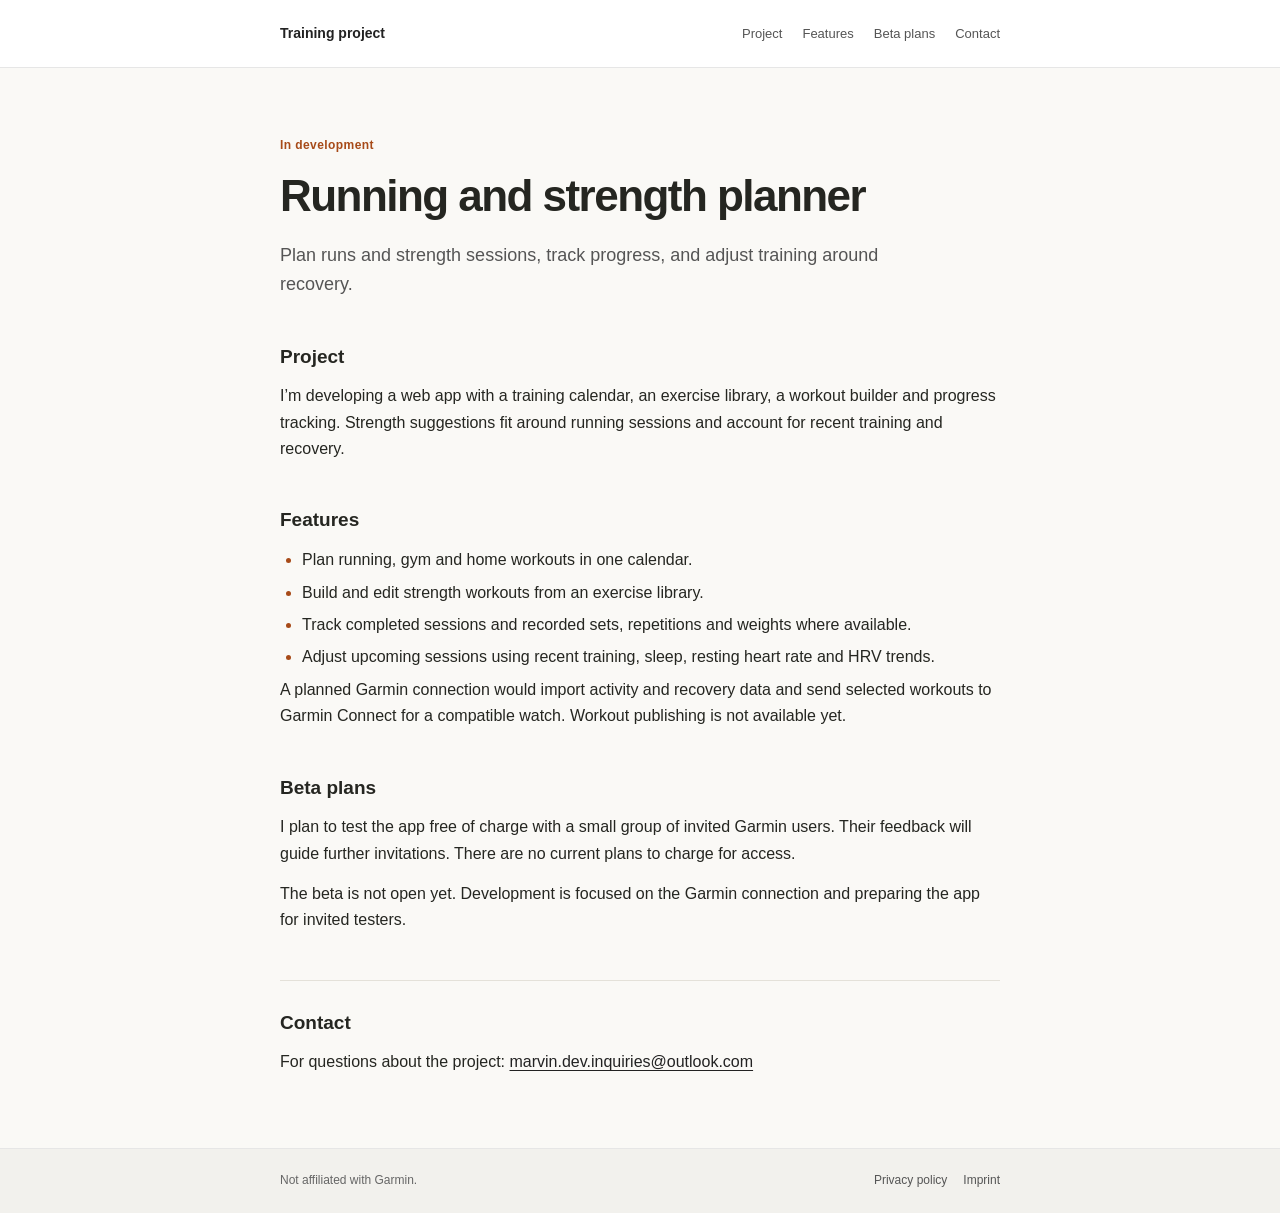
<file: index.html>
<!doctype html>
<html lang="en">
<head>
  <meta charset="utf-8">
  <meta name="viewport" content="width=device-width, initial-scale=1">
  <meta name="description" content="A running and strength planner with workouts, recovery insights and progress tracking.">
  <title>Training and Recovery — Project</title>
  <link rel="stylesheet" href="style.css">
</head>
<body>
  <header class="site-header">
    <div class="wrap header-content">
      <a class="site-label" href="./">Training project</a>
      <nav aria-label="Main navigation"><a href="#project">Project</a><a href="#features">Features</a><a href="#beta">Beta plans</a><a href="#contact">Contact</a></nav>
    </div>
  </header>

  <main class="wrap">
    <p class="eyebrow">In development</p>
    <h1>Running and strength planner</h1>
    <p class="intro">Plan runs and strength sessions, track progress, and adjust training around recovery.</p>

    <section id="project">
      <h2>Project</h2>
      <p>I’m developing a web app with a training calendar, an exercise library, a workout builder and progress tracking. Strength suggestions fit around running sessions and account for recent training and recovery.</p>
    </section>
    <section id="features">
      <h2>Features</h2>
      <ul>
        <li>Plan running, gym and home workouts in one calendar.</li>
        <li>Build and edit strength workouts from an exercise library.</li>
        <li>Track completed sessions and recorded sets, repetitions and weights where available.</li>
        <li>Adjust upcoming sessions using recent training, sleep, resting heart rate and HRV trends.</li>
      </ul>
      <p>A planned Garmin connection would import activity and recovery data and send selected workouts to Garmin Connect for a compatible watch. Workout publishing is not available yet.</p>
    </section>

    <section id="beta">
      <h2>Beta plans</h2>
      <p>I plan to test the app free of charge with a small group of invited Garmin users. Their feedback will guide further invitations. There are no current plans to charge for access.</p>
      <p>The beta is not open yet. Development is focused on the Garmin connection and preparing the app for invited testers.</p>
    </section>

    <section id="contact">
      <h2>Contact</h2>
      <p>For questions about the project: <a href="mailto:marvin.dev.inquiries@outlook.com">marvin.dev.inquiries@outlook.com</a></p>
    </section>
  </main>

  <footer class="site-footer">
    <div class="wrap footer-content">
      <span>Not affiliated with Garmin.</span>
      <div><a href="privacy.html">Privacy policy</a><a href="imprint.html">Imprint</a></div>
    </div>
  </footer>
</body>
</html>
</file>
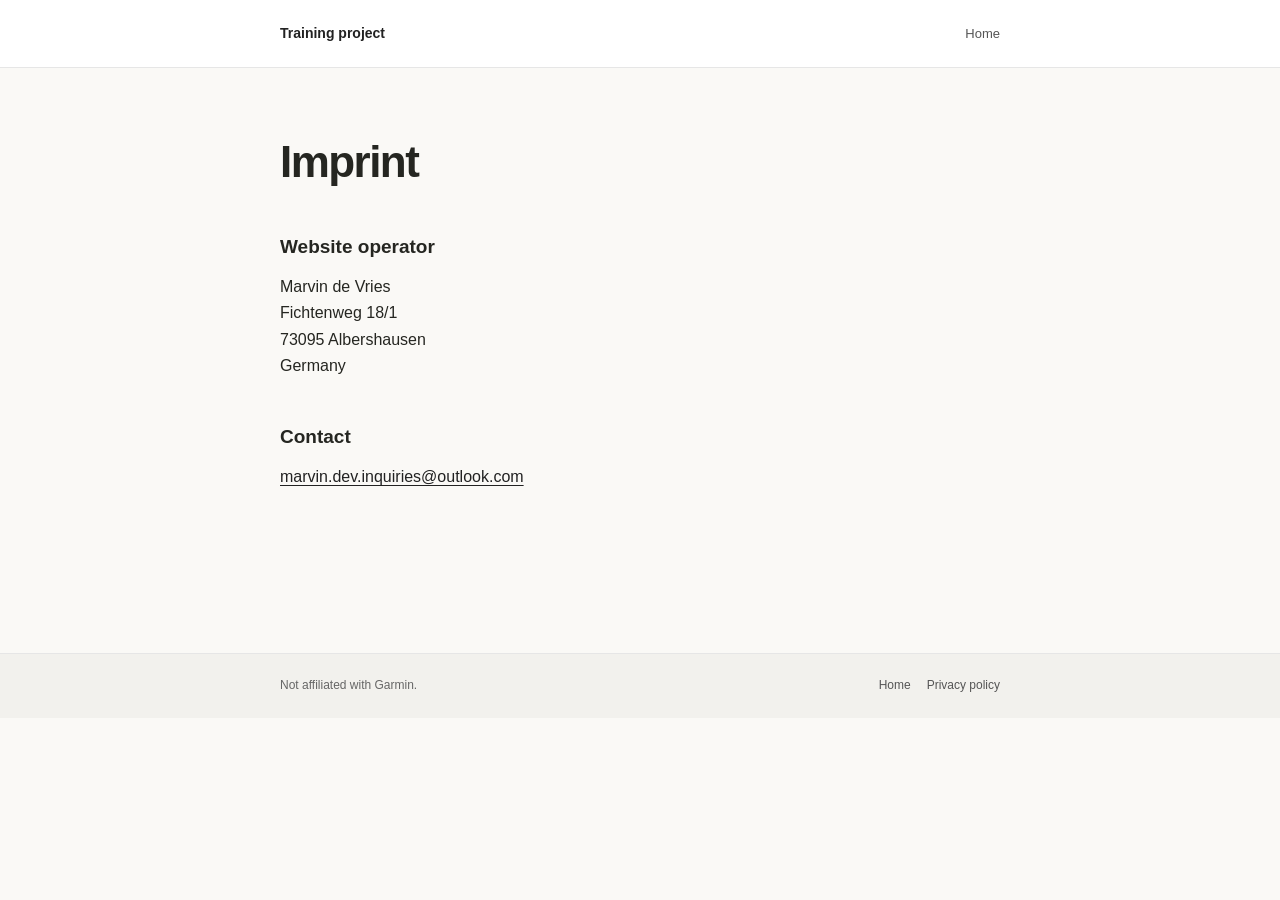
<file: imprint.html>
<!doctype html>
<html lang="en">
<head>
  <meta charset="utf-8">
  <meta name="viewport" content="width=device-width, initial-scale=1">
  <meta name="description" content="Operator and contact information for the training project website.">
  <title>Imprint — Training project</title>
  <link rel="stylesheet" href="style.css">
</head>
<body>
  <header class="site-header">
    <div class="wrap header-content">
      <a class="site-label" href="./">Training project</a>
      <nav aria-label="Main navigation"><a href="./">Home</a></nav>
    </div>
  </header>
  <main class="wrap">
    <h1>Imprint</h1>
    
    <section>
      <h2>Website operator</h2>
      <p>Marvin de Vries<br>
      Fichtenweg 18/1<br>73095 Albershausen<br>
      Germany</p>
    </section>
    <section>
      <h2>Contact</h2>
      <p><a href="mailto:marvin.dev.inquiries@outlook.com">marvin.dev.inquiries@outlook.com</a></p>
    </section>

  </main>
  <footer class="site-footer">
    <div class="wrap footer-content"><span>Not affiliated with Garmin.</span><div><a href="./">Home</a><a href="privacy.html">Privacy policy</a></div></div>
  </footer>
</body>
</html>
</file>
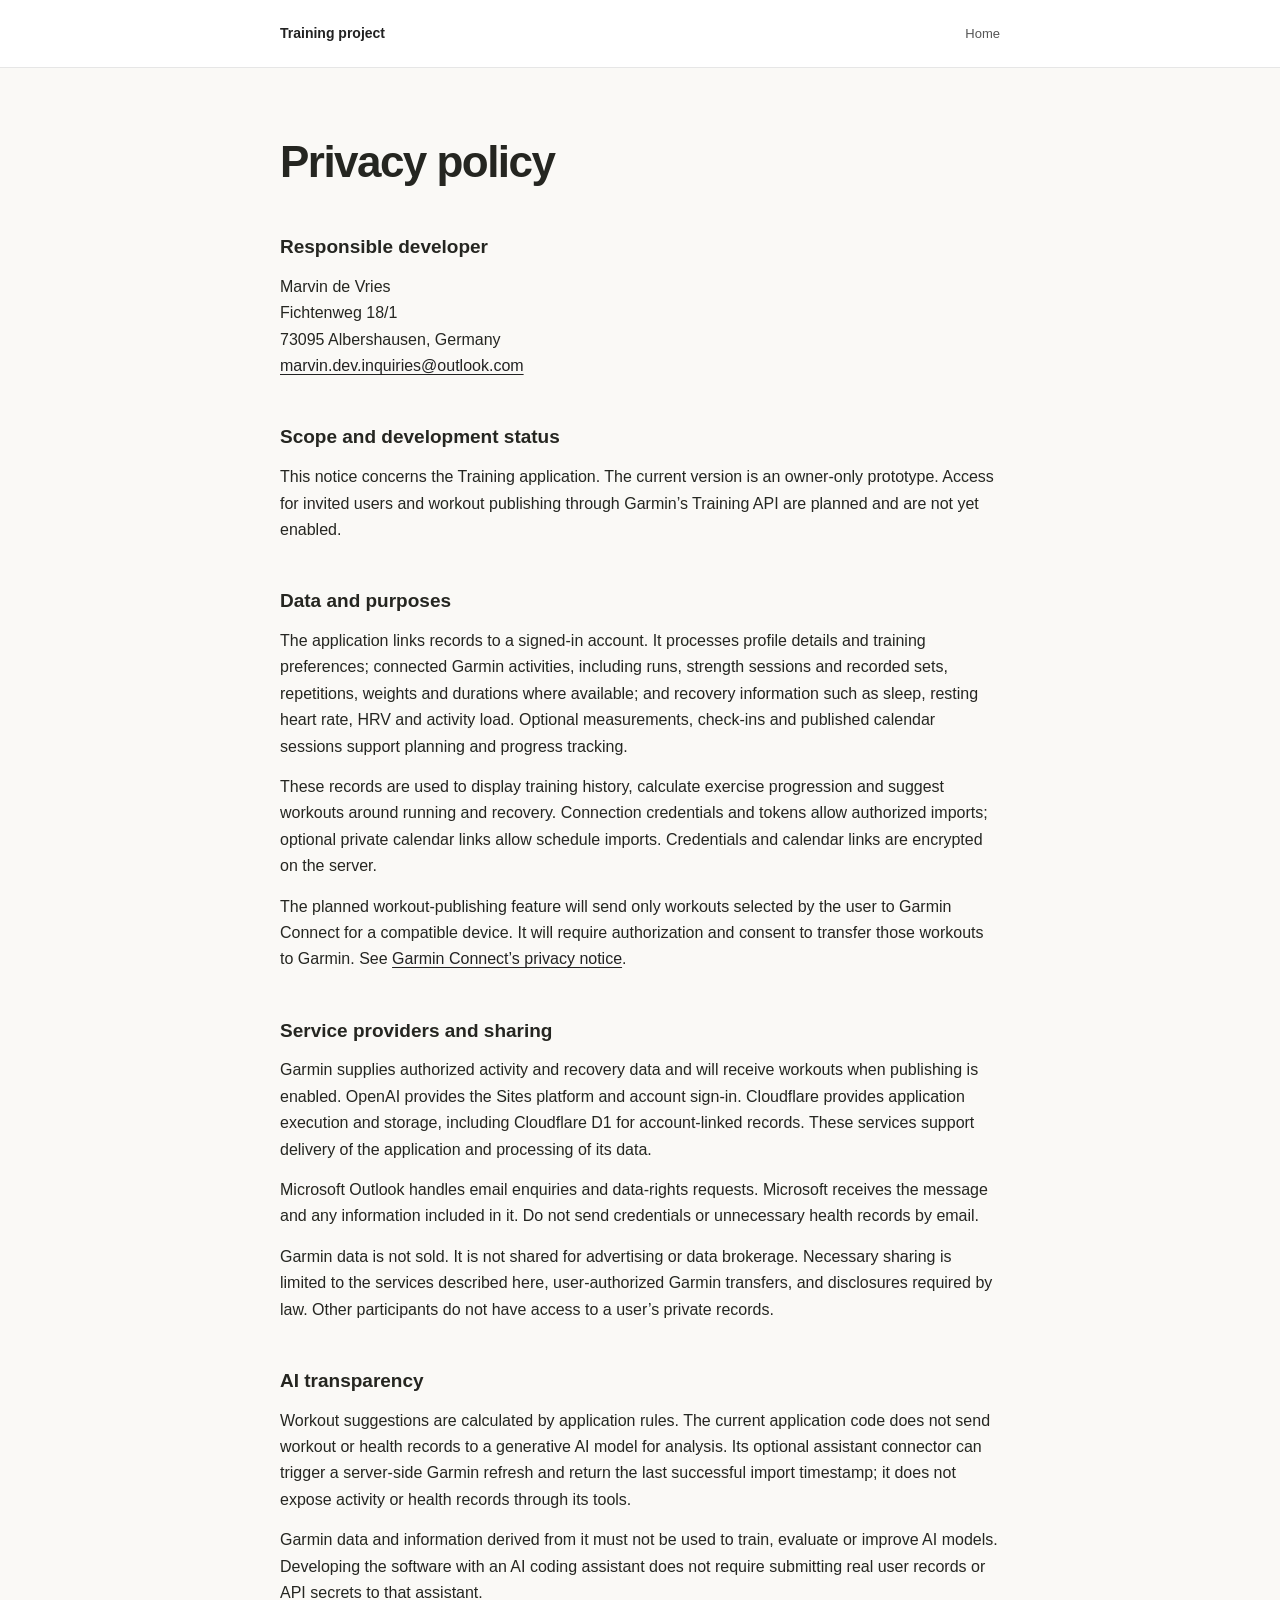
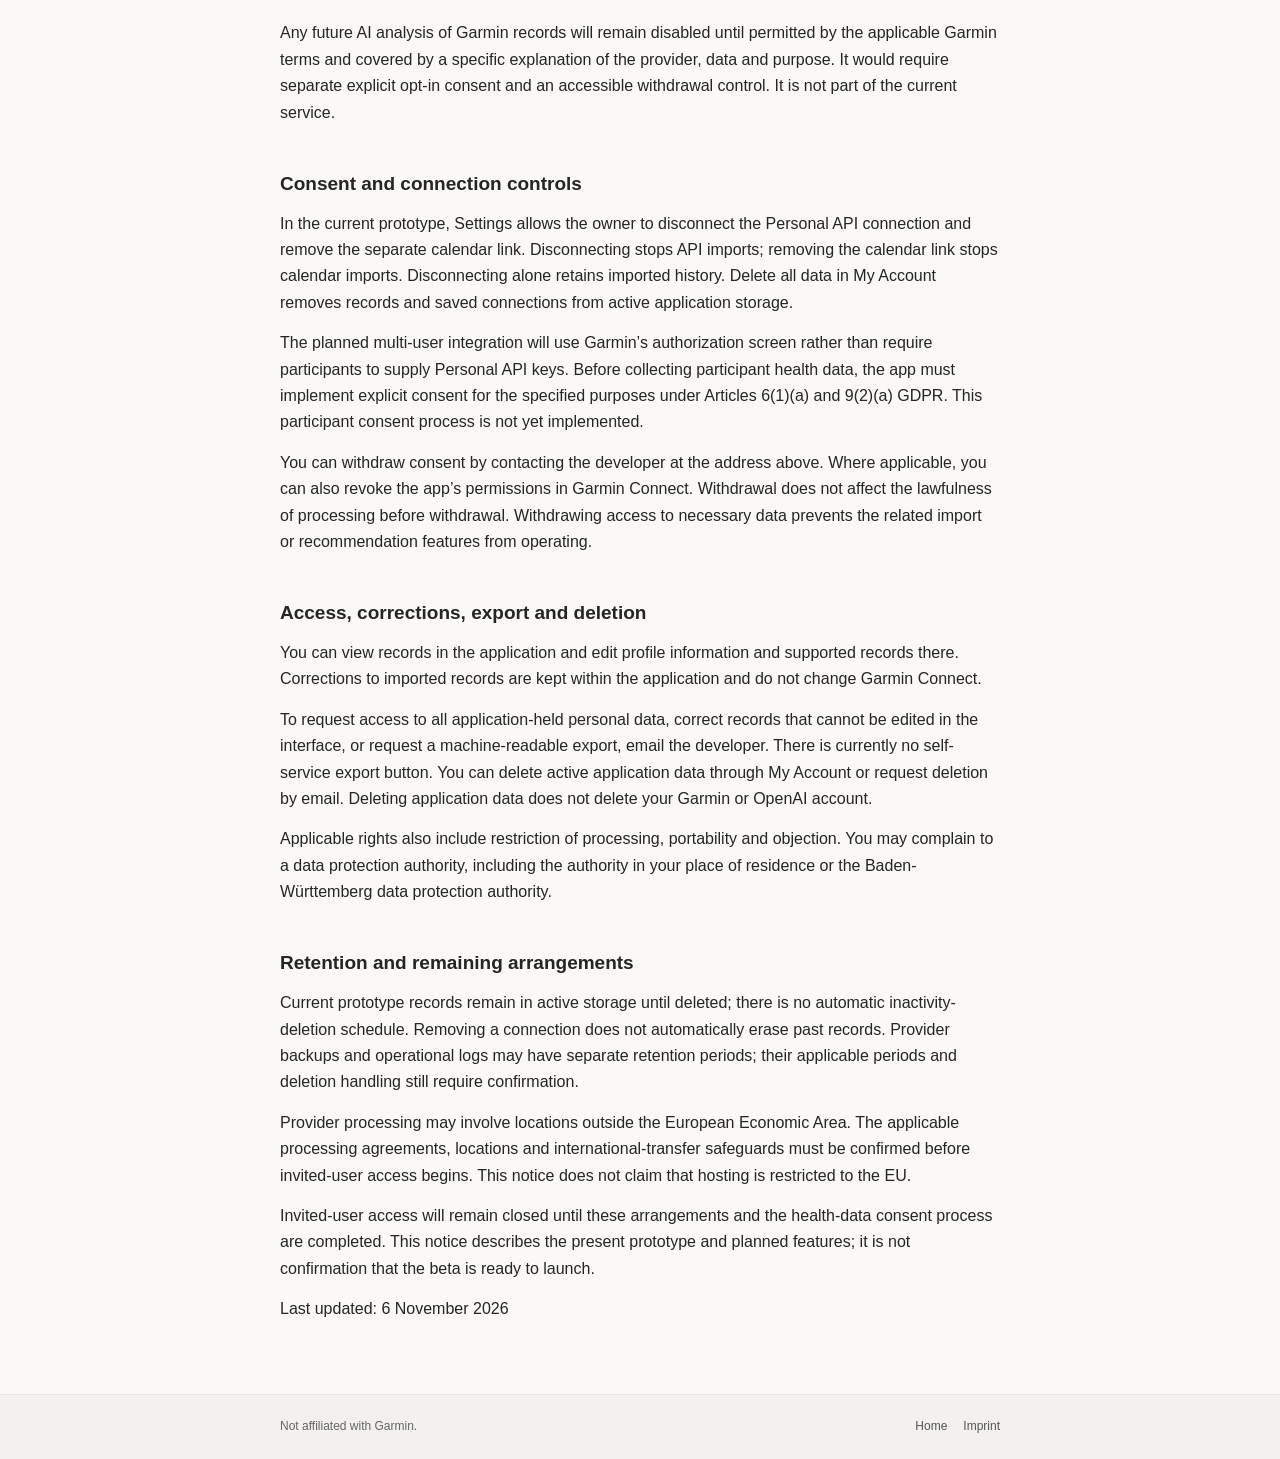
<file: privacy.html>
<!doctype html>
<html lang="en">
<head>
  <meta charset="utf-8">
  <meta name="viewport" content="width=device-width, initial-scale=1">
  <meta name="description" content="Privacy information for the running and strength training application.">
  <title>Privacy policy — Training project</title>
  <link rel="stylesheet" href="style.css">
</head>
<body>
  <header class="site-header">
    <div class="wrap header-content">
      <a class="site-label" href="./">Training project</a>
      <nav aria-label="Main navigation"><a href="./">Home</a></nav>
    </div>
  </header>
  <main class="wrap">
    <h1>Privacy policy</h1>

    <section>
      <h2>Responsible developer</h2>
      <p>Marvin de Vries<br>Fichtenweg 18/1<br>73095 Albershausen, Germany<br><a href="mailto:marvin.dev.inquiries@outlook.com">marvin.dev.inquiries@outlook.com</a></p>
    </section>

    <section>
      <h2>Scope and development status</h2>
      <p>This notice concerns the Training application. The current version is an owner-only prototype. Access for invited users and workout publishing through Garmin’s Training API are planned and are not yet enabled.</p>
    </section>

    <section>
      <h2>Data and purposes</h2>
      <p>The application links records to a signed-in account. It processes profile details and training preferences; connected Garmin activities, including runs, strength sessions and recorded sets, repetitions, weights and durations where available; and recovery information such as sleep, resting heart rate, HRV and activity load. Optional measurements, check-ins and published calendar sessions support planning and progress tracking.</p>
      <p>These records are used to display training history, calculate exercise progression and suggest workouts around running and recovery. Connection credentials and tokens allow authorized imports; optional private calendar links allow schedule imports. Credentials and calendar links are encrypted on the server.</p>
      <p>The planned workout-publishing feature will send only workouts selected by the user to Garmin Connect for a compatible device. It will require authorization and consent to transfer those workouts to Garmin. See <a href="https://www.garmin.com/privacy/connect">Garmin Connect’s privacy notice</a>.</p>
    </section>

    <section>
      <h2>Service providers and sharing</h2>
      <p>Garmin supplies authorized activity and recovery data and will receive workouts when publishing is enabled. OpenAI provides the Sites platform and account sign-in. Cloudflare provides application execution and storage, including Cloudflare D1 for account-linked records. These services support delivery of the application and processing of its data.</p>
      <p>Microsoft Outlook handles email enquiries and data-rights requests. Microsoft receives the message and any information included in it. Do not send credentials or unnecessary health records by email.</p>
      <p>Garmin data is not sold. It is not shared for advertising or data brokerage. Necessary sharing is limited to the services described here, user-authorized Garmin transfers, and disclosures required by law. Other participants do not have access to a user’s private records.</p>
    </section>

    <section>
      <h2>AI transparency</h2>
      <p>Workout suggestions are calculated by application rules. The current application code does not send workout or health records to a generative AI model for analysis. Its optional assistant connector can trigger a server-side Garmin refresh and return the last successful import timestamp; it does not expose activity or health records through its tools.</p>
      <p>Garmin data and information derived from it must not be used to train, evaluate or improve AI models. Developing the software with an AI coding assistant does not require submitting real user records or API secrets to that assistant.</p>
      <p>Any future AI analysis of Garmin records will remain disabled until permitted by the applicable Garmin terms and covered by a specific explanation of the provider, data and purpose. It would require separate explicit opt-in consent and an accessible withdrawal control. It is not part of the current service.</p>
    </section>

    <section>
      <h2>Consent and connection controls</h2>
      <p>In the current prototype, Settings allows the owner to disconnect the Personal API connection and remove the separate calendar link. Disconnecting stops API imports; removing the calendar link stops calendar imports. Disconnecting alone retains imported history. Delete all data in My Account removes records and saved connections from active application storage.</p>
      <p>The planned multi-user integration will use Garmin’s authorization screen rather than require participants to supply Personal API keys. Before collecting participant health data, the app must implement explicit consent for the specified purposes under Articles 6(1)(a) and 9(2)(a) GDPR. This participant consent process is not yet implemented.</p>
      <p>You can withdraw consent by contacting the developer at the address above. Where applicable, you can also revoke the app’s permissions in Garmin Connect. Withdrawal does not affect the lawfulness of processing before withdrawal. Withdrawing access to necessary data prevents the related import or recommendation features from operating.</p>
    </section>

    <section>
      <h2>Access, corrections, export and deletion</h2>
      <p>You can view records in the application and edit profile information and supported records there. Corrections to imported records are kept within the application and do not change Garmin Connect.</p>
      <p>To request access to all application-held personal data, correct records that cannot be edited in the interface, or request a machine-readable export, email the developer. There is currently no self-service export button. You can delete active application data through My Account or request deletion by email. Deleting application data does not delete your Garmin or OpenAI account.</p>
      <p>Applicable rights also include restriction of processing, portability and objection. You may complain to a data protection authority, including the authority in your place of residence or the Baden-Württemberg data protection authority.</p>
    </section>

    <section>
      <h2>Retention and remaining arrangements</h2>
      <p>Current prototype records remain in active storage until deleted; there is no automatic inactivity-deletion schedule. Removing a connection does not automatically erase past records. Provider backups and operational logs may have separate retention periods; their applicable periods and deletion handling still require confirmation.</p>
      <p>Provider processing may involve locations outside the European Economic Area. The applicable processing agreements, locations and international-transfer safeguards must be confirmed before invited-user access begins. This notice does not claim that hosting is restricted to the EU.</p>
      <p>Invited-user access will remain closed until these arrangements and the health-data consent process are completed. This notice describes the present prototype and planned features; it is not confirmation that the beta is ready to launch.</p>
      <p>Last updated: 6 November 2026</p>
    </section>
  </main>
  <footer class="site-footer">
    <div class="wrap footer-content"><span>Not affiliated with Garmin.</span><div><a href="./">Home</a><a href="imprint.html">Imprint</a></div></div>
  </footer>
</body>
</html>
</file>
<file: style.css>
:root { color-scheme: light; }
* { box-sizing: border-box; }
html { scroll-behavior: smooth; }
body { margin: 0; background: #fff; color: #222; font: 16px/1.65 Arial, Helvetica, sans-serif; }
a { color: #222; text-underline-offset: 3px; }
a:hover { color: #555; }
.wrap { width: min(100% - 40px, 720px); margin: 0 auto; }
.site-header { border-bottom: 1px solid #e6e6e6; }
.header-content { display: flex; justify-content: space-between; align-items: center; gap: 20px; padding: 18px 0; }
.site-label { font-size: 14px; font-weight: 600; text-decoration: none; }
nav { display: flex; flex-wrap: wrap; gap: 20px; }
nav a { color: #555; font-size: 13px; text-decoration: none; }
nav a:hover { text-decoration: underline; }
main { padding: 68px 0 72px; min-height: 65vh; }
h1 { font-size: clamp(29px, 5vw, 36px); font-weight: 600; letter-spacing: -.02em; line-height: 1.2; margin: 0 0 18px; }
h2 { font-size: 19px; font-weight: 600; line-height: 1.3; margin: 0 0 14px; }
h3 { font-size: 16px; font-weight: 600; margin: 0 0 10px; }
p { margin: 0 0 14px; }
.intro { font-size: 18px; color: #555; line-height: 1.6; max-width: 630px; }
section { margin-top: 46px; }
section p:last-child { margin-bottom: 0; }
ul { margin: 12px 0 0; padding-left: 22px; }
li { margin-bottom: 6px; }
.placeholder { color: #555; background: #f5f5f5; padding: 2px 5px; border-radius: 2px; font-family: monospace; font-size: .9em; }
.note { border-left: 2px solid #888; padding-left: 14px; color: #555; font-size: 14px; }
.site-footer { border-top: 1px solid #e6e6e6; color: #666; font-size: 12px; }
.footer-content { padding: 22px 0; display: flex; justify-content: space-between; gap: 18px; }
.footer-content div { display: flex; gap: 16px; flex-wrap: wrap; }
.footer-content a { color: #555; text-decoration: none; }
.footer-content a:hover { text-decoration: underline; }
@media (max-width: 560px) {
  .header-content { align-items: flex-start; flex-direction: column; gap: 8px; }
  main { padding-top: 46px; padding-bottom: 50px; }
  .footer-content { flex-direction: column; }
}

/* Small refinements; system fonts and no external assets. */
:root { --accent: #a74a18; }
body { background: #faf9f6; color: #252621; font-family: -apple-system, BlinkMacSystemFont, "Segoe UI", sans-serif; }
.site-header { background: #fff; }

nav a { padding: 5px 0; }
a:hover { color: var(--accent); }
a:focus-visible { outline: 2px solid var(--accent); outline-offset: 5px; border-radius: 2px; }
h1 { font-size: clamp(32px, 6vw, 44px); letter-spacing: -.035em; }
.eyebrow { color: var(--accent); font-size: 12px; font-weight: 600; letter-spacing: .035em; margin-bottom: 14px; }
section { scroll-margin-top: 24px; }
#status { background: #fff; border: 1px solid #e8e5de; border-radius: 12px; padding: 24px; }
#contact { border-top: 1px solid #e4e1d9; padding-top: 30px; }
a[href^="mailto:"] { overflow-wrap: anywhere; }
li::marker { color: var(--accent); }
.site-footer { background: #f2f1ed; }
.footer-content { flex-wrap: wrap; }
@media (prefers-reduced-motion: reduce) { html { scroll-behavior: auto; } }
</file>
